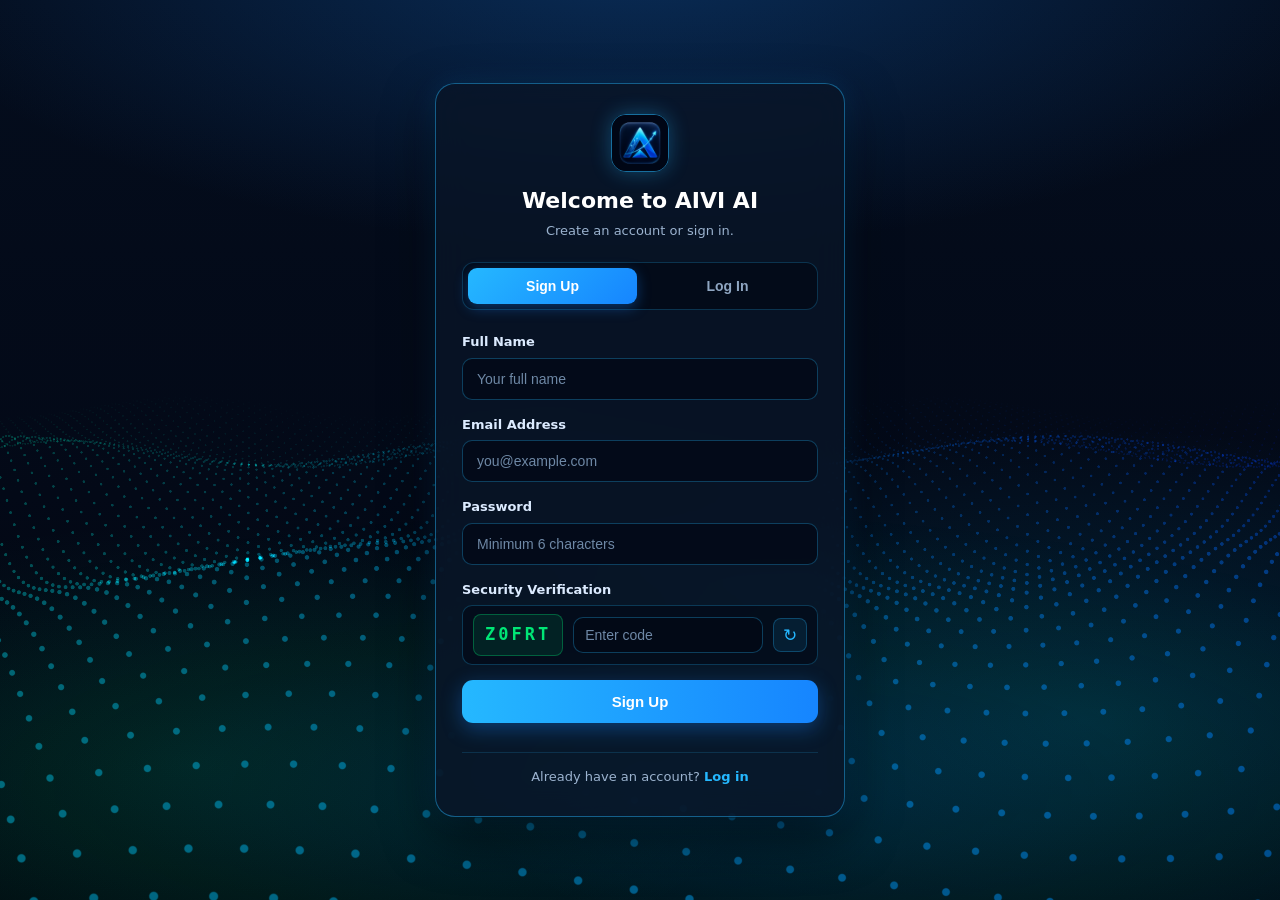
<file: signup-login.html>
<!DOCTYPE html>
<html lang="en-us">
<head>
  <meta charset="utf-8">
  <meta http-equiv="X-UA-Compatible" content="IE=edge">
  <meta name="viewport" content="width=device-width, initial-scale=1, viewport-fit=cover">
  <meta name="google" content="notranslate">
  <meta name="theme-color" content="#030917">
  <title>AIVI AI — Account Portal</title>
  <link rel="icon" type="image/png" href="assets/aivi-logo.png">
  <link href="wave-background.css" rel="stylesheet">
  <style>
    .portal-wrap {
      position: relative;
      z-index: 1;
      min-height: 100dvh;
      display: flex;
      align-items: center;
      justify-content: center;
      padding: 24px 16px;
    }

    .portal-card {
      background: rgba(9, 21, 40, 0.82);
      backdrop-filter: blur(16px);
      -webkit-backdrop-filter: blur(16px);
      border-radius: 20px;
      border: 1px solid rgba(37, 184, 255, 0.45);
      box-shadow: 0 20px 50px rgba(0, 0, 0, 0.55), 0 0 28px rgba(0, 150, 255, 0.16);
      color: #f0f7ff;
      width: 100%;
      max-width: 410px;
      padding: 30px 26px;
    }

    .portal-brand {
      display: flex;
      flex-direction: column;
      align-items: center;
      text-align: center;
      margin-bottom: 22px;
    }

    .portal-brand img {
      width: 58px;
      height: 58px;
      border-radius: 15px;
      margin-bottom: 12px;
      border: 1px solid rgba(37, 184, 255, 0.55);
      box-shadow: 0 0 20px rgba(37, 184, 255, 0.32);
    }

    .portal-brand h1 {
      font-size: 22px;
      font-weight: 800;
      margin: 0 0 4px;
      color: #ffffff;
    }

    .portal-brand p.sub {
      font-size: 13px;
      color: #9bb3cf;
      margin: 0;
    }

    .tabs {
      display: flex;
      gap: 6px;
      background: rgba(3, 10, 22, 0.72);
      border: 1px solid rgba(37, 184, 255, 0.24);
      border-radius: 12px;
      padding: 5px;
      margin-bottom: 22px;
    }

    .tabs button {
      flex: 1;
      border: 0;
      background: transparent;
      padding: 10px;
      border-radius: 9px;
      font-size: 14px;
      font-weight: 700;
      color: #8fa6c2;
      cursor: pointer;
      transition: all 0.2s ease;
    }

    .tabs button.active {
      background: linear-gradient(135deg, #25b8ff 0%, #1685ff 100%);
      color: #ffffff;
      box-shadow: 0 4px 14px rgba(22, 133, 255, 0.35);
    }

    form {
      display: flex;
      flex-direction: column;
      gap: 15px;
    }

    label {
      font-size: 13px;
      font-weight: 700;
      color: #dcebff;
    }

    input {
      width: 100%;
      background: rgba(3, 10, 22, 0.78);
      color: #ffffff;
      border: 1px solid rgba(37, 184, 255, 0.30);
      border-radius: 10px;
      padding: 12px 14px;
      font-size: 14px;
      outline: none;
      transition: border-color 0.2s ease, box-shadow 0.2s ease;
    }

    input::placeholder {
      color: #6e88a6;
    }

    input:focus {
      border-color: #25b8ff;
      box-shadow: 0 0 0 3px rgba(37, 184, 255, 0.16);
    }

    .field {
      display: flex;
      flex-direction: column;
      gap: 6px;
    }

    .captcha {
      display: flex;
      align-items: center;
      gap: 10px;
      background: rgba(3, 10, 22, 0.65);
      border: 1px solid rgba(37, 184, 255, 0.26);
      border-radius: 10px;
      padding: 8px 10px;
    }

    .captcha .code {
      font-family: monospace;
      font-size: 17px;
      font-weight: 800;
      letter-spacing: 3px;
      color: #00e676;
      background: rgba(0, 230, 118, 0.10);
      border: 1px solid rgba(0, 230, 118, 0.32);
      padding: 7px 11px;
      border-radius: 8px;
      user-select: none;
    }

    .captcha input {
      flex: 1;
      min-width: 0;
      padding: 9px 11px;
    }

    .captcha .refresh {
      border: 1px solid rgba(37, 184, 255, 0.28);
      background: rgba(37, 184, 255, 0.10);
      border-radius: 8px;
      width: 34px;
      height: 34px;
      cursor: pointer;
      font-size: 17px;
      color: #25b8ff;
    }

    .btn {
      background: linear-gradient(90deg, #25b8ff 0%, #1685ff 100%);
      color: #ffffff;
      border: 0;
      border-radius: 11px;
      padding: 13px;
      font-size: 15px;
      font-weight: 800;
      cursor: pointer;
      box-shadow: 0 6px 20px rgba(22, 133, 255, 0.35);
    }

    .forgot {
      font-size: 12.5px;
      color: #25b8ff;
      text-align: right;
      text-decoration: none;
    }

    .msg {
      font-size: 13px;
      font-weight: 600;
      text-align: center;
    }

    .msg.ok { color: #00e676; }
    .msg.err { color: #ff6b6b; }

    .switch {
      font-size: 13px;
      color: #9bb3cf;
      text-align: center;
      margin-top: 14px;
      padding-top: 14px;
      border-top: 1px solid rgba(37, 184, 255, 0.16);
    }

    .switch a {
      color: #25b8ff;
      text-decoration: none;
      font-weight: 700;
      cursor: pointer;
    }

    .hidden {
      display: none !important;
    }
  </style>
</head>
<body>
  <noscript><strong>Please enable JavaScript to continue.</strong></noscript>
  <div class="waves"></div>

  <div class="portal-wrap">
    <div class="portal-card">
      <div class="portal-brand">
        <img src="assets/aivi-logo.png" alt="AIVI AI Logo">
        <h1>Welcome to AIVI AI</h1>
        <p class="sub">Create an account or sign in.</p>
      </div>

      <div class="tabs">
        <button id="tabSignup" class="active" type="button">Sign Up</button>
        <button id="tabLogin" type="button">Log In</button>
      </div>

      <!-- SIGNUP -->
      <form id="signupForm">
        <div class="field">
          <label for="sName">Full Name</label>
          <input type="text" id="sName" placeholder="Your full name" required>
        </div>
        <div class="field">
          <label for="sEmail">Email Address</label>
          <input type="email" id="sEmail" placeholder="you@example.com" required>
        </div>
        <div class="field">
          <label for="sPass">Password</label>
          <input type="password" id="sPass" placeholder="Minimum 6 characters" required>
        </div>
        <div class="field">
          <label for="sCaptcha">Security Verification</label>
          <div class="captcha">
            <span class="code" id="sCode"></span>
            <input type="text" id="sCaptcha" placeholder="Enter code" required>
            <button type="button" class="refresh" title="New code" onclick="newCode('sCode')">↻</button>
          </div>
        </div>
        <button class="btn" type="submit">Sign Up</button>
        <div class="msg" id="sMsg"></div>
      </form>

      <!-- LOGIN -->
      <form id="loginForm" class="hidden">
        <div class="field">
          <label for="lEmail">Email Address</label>
          <input type="email" id="lEmail" placeholder="you@example.com" required>
        </div>
        <div class="field">
          <label for="lPass">Password</label>
          <input type="password" id="lPass" placeholder="Your password" required>
        </div>
        <div class="field">
          <label for="lCaptcha">Security Verification</label>
          <div class="captcha">
            <span class="code" id="lCode"></span>
            <input type="text" id="lCaptcha" placeholder="Enter code" required>
            <button type="button" class="refresh" title="New code" onclick="newCode('lCode')">↻</button>
          </div>
        </div>
        <button class="btn" type="submit">Log In</button>
        <a class="forgot" href="mailto:investinginai.online@gmail.com">Forgot password?</a>
        <div class="msg" id="lMsg"></div>
      </form>

      <div class="switch" id="switchText">
        Already have an account? <a id="toLogin">Log in</a>
      </div>
    </div>
  </div>

  <script>
    function newCode(id) {
      document.getElementById(id).textContent =
        Math.random().toString(36).slice(2, 7).toUpperCase();
    }
    newCode("sCode");
    newCode("lCode");

    const tabSignup = document.getElementById("tabSignup");
    const tabLogin = document.getElementById("tabLogin");
    const signupForm = document.getElementById("signupForm");
    const loginForm = document.getElementById("loginForm");
    const switchText = document.getElementById("switchText");

    function showSignup() {
      signupForm.classList.remove("hidden");
      loginForm.classList.add("hidden");
      tabSignup.classList.add("active");
      tabLogin.classList.remove("active");
      switchText.innerHTML = 'Already have an account? <a id="toLogin">Log in</a>';
      document.getElementById("toLogin").onclick = showLogin;
    }

    function showLogin() {
      loginForm.classList.remove("hidden");
      signupForm.classList.add("hidden");
      tabLogin.classList.add("active");
      tabSignup.classList.remove("active");
      switchText.innerHTML = 'Don\'t have an account? <a id="toSignup">Sign up</a>';
      document.getElementById("toSignup").onclick = showSignup;
    }

    tabSignup.onclick = showSignup;
    tabLogin.onclick = showLogin;
    document.getElementById("toLogin").onclick = showLogin;

    signupForm.addEventListener("submit", (e) => {
      e.preventDefault();
      const msg = document.getElementById("sMsg");
      const code = document.getElementById("sCode").textContent;
      const input = document.getElementById("sCaptcha").value.trim().toUpperCase();
      if (input !== code) {
        msg.className = "msg err";
        msg.textContent = "Incorrect code. Please try again.";
        newCode("sCode");
        document.getElementById("sCaptcha").value = "";
        return;
      }
      msg.className = "msg ok";
      msg.textContent = "Account created successfully!";
      signupForm.reset();
      newCode("sCode");
    });

    loginForm.addEventListener("submit", (e) => {
      e.preventDefault();
      const msg = document.getElementById("lMsg");
      const code = document.getElementById("lCode").textContent;
      const input = document.getElementById("lCaptcha").value.trim().toUpperCase();
      if (input !== code) {
        msg.className = "msg err";
        msg.textContent = "Incorrect code. Please try again.";
        newCode("lCode");
        document.getElementById("lCaptcha").value = "";
        return;
      }
      msg.className = "msg ok";
      msg.textContent = "Logged in successfully!";
      loginForm.reset();
      newCode("lCode");
    });
  </script>
  <script src="wave-background.js"></script>
</body>
</html>
</file>
<file: wave-background.css>
/* ==========================================================
   UNIFIED DESIGN SYSTEM & WAVEFORM BACKGROUND
   InvestingInAI.online — Harmonized Theme
========================================================== */

:root {
  --bg-deep: #02060f;
  --bg-mid: #051226;
  --bg-glow-cyan: rgba(0, 195, 255, 0.16);
  --bg-glow-teal: rgba(0, 245, 160, 0.09);
  --surface: rgba(9, 21, 40, 0.76);
  --surface-strong: rgba(10, 24, 46, 0.90);
  --surface-soft: rgba(14, 32, 60, 0.52);
  --border-subtle: rgba(55, 192, 239, 0.24);
  --border-glow: rgba(37, 184, 255, 0.48);
  --shadow-card: 0 10px 30px rgba(0, 0, 0, 0.45), 0 0 22px rgba(0, 150, 255, 0.10);
  --text-primary: #f0f7ff;
  --text-secondary: #9bb3cf;
  --text-muted: #6e88a6;
  --accent-cyan: #25b8ff;
  --accent-blue: #1685ff;
  --accent-green: #00e676;
  --accent-emerald: #10b981;
  --accent-gold: #ffd54a;
  --danger: #ef4444;
  --app-max-width: 600px;
  --radius-xl: 20px;
  --radius-lg: 16px;
  --radius-md: 12px;
  --radius-sm: 8px;
}

*,
*::before,
*::after {
  box-sizing: border-box;
}

html {
  min-height: 100%;
  background-color: var(--bg-deep);
  background-image:
    radial-gradient(ellipse 90% 50% at 50% -5%, rgba(16, 88, 168, 0.42) 0%, transparent 65%),
    radial-gradient(ellipse 75% 45% at 15% 85%, var(--bg-glow-teal) 0%, transparent 60%),
    radial-gradient(ellipse 80% 50% at 85% 80%, var(--bg-glow-cyan) 0%, transparent 65%),
    linear-gradient(180deg, #040d1d 0%, #030917 55%, #02050d 100%);
  background-attachment: fixed;
  color: var(--text-primary);
  -webkit-text-size-adjust: 100%;
}

body {
  margin: 0;
  min-height: 100dvh;
  background: transparent;
  color: var(--text-primary);
  font-family: 'Inter', system-ui, -apple-system, BlinkMacSystemFont, "Segoe UI", Roboto, sans-serif;
  line-height: 1.5;
  overflow-x: hidden;
  -webkit-font-smoothing: antialiased;
}

img {
  max-width: 100%;
  display: block;
}

canvas {
  display: block;
}

/* ---------- ANIMATED WAVEFORM LAYER ---------- */
.waves {
  position: fixed;
  inset: 0;
  width: 100%;
  height: 100%;
  z-index: 0;
  pointer-events: none;
  overflow: hidden;
  background:
    radial-gradient(ellipse 100% 42% at 50% 88%, rgba(0, 174, 255, 0.14) 0%, rgba(0, 230, 160, 0.05) 42%, transparent 75%);
}

/* ---------- UNIFORM PAGE SHELL ---------- */
.app-shell {
  position: relative;
  z-index: 1;
  width: 100%;
  max-width: var(--app-max-width);
  margin: 0 auto;
  padding: 12px 14px 98px;
}

/* ---------- UNIFORM TOP HEADER ---------- */
header.site-header {
  display: flex;
  justify-content: space-between;
  align-items: center;
  gap: 12px;
  padding: 12px 16px;
  margin-bottom: 14px;
  background: var(--surface);
  backdrop-filter: blur(14px);
  -webkit-backdrop-filter: blur(14px);
  border: 1px solid var(--border-subtle);
  border-radius: var(--radius-lg);
  box-shadow: var(--shadow-card);
}

.brand-group {
  display: flex;
  align-items: center;
  gap: 11px;
  min-width: 0;
  text-decoration: none;
  color: inherit;
}

.brand-logo {
  width: 40px;
  height: 40px;
  border-radius: 11px;
  object-fit: cover;
  flex-shrink: 0;
  border: 1px solid rgba(37, 184, 255, 0.5);
  box-shadow: 0 0 14px rgba(37, 184, 255, 0.28);
}

.brand-titles {
  display: flex;
  flex-direction: column;
  min-width: 0;
}

.brand-titles h1 {
  margin: 0;
  font-size: 18px;
  font-weight: 800;
  letter-spacing: 0.3px;
  color: #ffffff;
  line-height: 1.15;
  display: flex;
  align-items: baseline;
  gap: 6px;
  flex-wrap: wrap;
}

.brand-titles h1 span {
  font-size: 12px;
  font-weight: 600;
  color: var(--accent-cyan);
  letter-spacing: 0.2px;
}

.brand-subtitle {
  margin: 2px 0 0;
  font-size: 11.5px;
  color: var(--text-secondary);
  white-space: nowrap;
  overflow: hidden;
  text-overflow: ellipsis;
}

.header-pill {
  display: inline-flex;
  align-items: center;
  gap: 6px;
  padding: 6px 11px;
  border-radius: 999px;
  background: rgba(0, 230, 118, 0.10);
  border: 1px solid rgba(0, 230, 118, 0.35);
  color: var(--accent-green);
  font-size: 11px;
  font-weight: 700;
  letter-spacing: 0.4px;
  white-space: nowrap;
  flex-shrink: 0;
}

.header-pill-dot {
  width: 7px;
  height: 7px;
  border-radius: 50%;
  background: var(--accent-green);
  box-shadow: 0 0 8px var(--accent-green);
}

/* Notification Bell in Header */
.bellbox {
  display: flex;
  flex-direction: column;
  align-items: center;
  flex-shrink: 0;
}

.bellwrap {
  position: relative;
  line-height: 0;
  display: inline-flex;
  align-items: center;
  justify-content: center;
  width: 38px;
  height: 38px;
  border-radius: 11px;
  background: rgba(37, 184, 255, 0.10);
  border: 1px solid rgba(37, 184, 255, 0.28);
  transition: background 0.2s ease, transform 0.2s ease;
}

.bellwrap:hover {
  background: rgba(37, 184, 255, 0.20);
  transform: translateY(-1px);
}

.bellwrap svg {
  width: 22px;
  height: 22px;
}

.bellwrap .badge,
.notif-badge {
  position: absolute;
  top: -5px;
  right: -5px;
  background: linear-gradient(135deg, #ff5252, #e53935);
  color: #fff;
  font-size: 10px;
  font-weight: 800;
  min-width: 18px;
  height: 18px;
  padding: 0 4px;
  border-radius: 999px;
  border: 2px solid #071428;
  display: flex;
  align-items: center;
  justify-content: center;
  line-height: 1;
}

.belllabel {
  font-size: 10.5px;
  font-weight: 600;
  color: var(--text-secondary);
  margin-top: 3px;
}

/* ---------- SUBPAGE TOP BAR WITH BACK BUTTON ---------- */
.subpage-topbar {
  display: flex;
  align-items: center;
  justify-content: space-between;
  gap: 12px;
  padding: 11px 14px;
  margin-bottom: 16px;
  background: var(--surface);
  backdrop-filter: blur(14px);
  -webkit-backdrop-filter: blur(14px);
  border: 1px solid var(--border-subtle);
  border-radius: var(--radius-lg);
  box-shadow: var(--shadow-card);
}

.subpage-back {
  display: inline-flex;
  align-items: center;
  justify-content: center;
  gap: 6px;
  height: 36px;
  padding: 0 12px;
  border-radius: 10px;
  border: 1px solid rgba(37, 184, 255, 0.32);
  background: rgba(37, 184, 255, 0.10);
  color: #ffffff;
  font-size: 13px;
  font-weight: 600;
  text-decoration: none;
  cursor: pointer;
  transition: background 0.2s ease, border-color 0.2s ease;
}

.subpage-back:hover {
  background: rgba(37, 184, 255, 0.2);
  border-color: var(--accent-cyan);
}

.subpage-topbar-title {
  font-size: 16px;
  font-weight: 800;
  color: #ffffff;
  letter-spacing: 0.2px;
  text-align: center;
  flex: 1;
}

.subpage-topbar-logo {
  width: 34px;
  height: 34px;
  border-radius: 9px;
  object-fit: cover;
  border: 1px solid rgba(37, 184, 255, 0.45);
}

/* ---------- HERO VISUAL CARD ---------- */
.page-hero-visual {
  position: relative;
  width: 100%;
  border-radius: var(--radius-lg);
  overflow: hidden;
  border: 1px solid var(--border-glow);
  box-shadow: var(--shadow-card);
  margin-bottom: 16px;
  background: var(--surface-strong);
}

.page-hero-visual img {
  width: 100%;
  height: 155px;
  object-fit: cover;
  display: block;
}

.page-hero-visual.svg-hero img {
  height: auto;
  object-fit: contain;
}

.page-hero-caption {
  position: absolute;
  inset: auto 0 0 0;
  padding: 28px 16px 12px;
  background: linear-gradient(180deg, transparent 0%, rgba(3, 10, 22, 0.92) 75%);
  display: flex;
  align-items: flex-end;
  justify-content: space-between;
  gap: 10px;
}

.page-hero-caption h2 {
  margin: 0;
  font-size: 18px;
  font-weight: 800;
  color: #ffffff;
}

.page-hero-caption p {
  margin: 2px 0 0;
  font-size: 12px;
  color: #b7cde6;
}

/* ---------- SHARED GLASS CARD ---------- */
.glass-card {
  background: var(--surface);
  backdrop-filter: blur(14px);
  -webkit-backdrop-filter: blur(14px);
  border: 1px solid var(--border-subtle);
  border-radius: var(--radius-lg);
  box-shadow: var(--shadow-card);
}

/* ---------- BOTTOM NAVIGATION ---------- */
.nav {
  position: fixed;
  bottom: 0;
  left: 50%;
  transform: translateX(-50%);
  width: 100%;
  max-width: var(--app-max-width);
  background: rgba(5, 13, 26, 0.92);
  backdrop-filter: blur(18px);
  -webkit-backdrop-filter: blur(18px);
  border-top: 1px solid rgba(37, 184, 255, 0.30);
  border-left: 1px solid rgba(37, 184, 255, 0.12);
  border-right: 1px solid rgba(37, 184, 255, 0.12);
  border-radius: 18px 18px 0 0;
  box-shadow: 0 -8px 30px rgba(0, 0, 0, 0.6);
  display: grid;
  grid-template-columns: repeat(6, 1fr);
  align-items: center;
  padding: 8px 6px calc(10px + env(safe-area-inset-bottom, 0px));
  z-index: 1000;
}

.nav a {
  position: relative;
  display: flex;
  flex-direction: column;
  align-items: center;
  justify-content: center;
  gap: 3px;
  padding: 4px 2px;
  color: #8fa6c2;
  font-size: 11px;
  font-weight: 600;
  letter-spacing: 0.2px;
  text-decoration: none;
  border-radius: 10px;
  transition: color 0.2s ease, background 0.2s ease;
}

.nav a:hover {
  color: #d7ecff;
}

.nav a.active {
  color: var(--accent-cyan);
  background: rgba(37, 184, 255, 0.10);
}

.nav a.active::before {
  content: "";
  position: absolute;
  top: -8px;
  width: 24px;
  height: 3px;
  border-radius: 0 0 4px 4px;
  background: var(--accent-cyan);
  box-shadow: 0 0 10px var(--accent-cyan);
}

.nav svg {
  width: 22px;
  height: 22px;
  display: block;
}

/* ---------- LANDING HERO SLIDER ---------- */
.slider {
  width: 100%;
  height: 215px;
  overflow: hidden;
  border-radius: var(--radius-lg);
  border: 1px solid var(--border-glow);
  box-shadow: var(--shadow-card);
  margin-bottom: 14px;
  position: relative;
  background: #061326;
}

.track {
  display: flex;
  width: 100%;
  height: 100%;
  animation: bannerSlide 32s cubic-bezier(0.65, 0, 0.35, 1) infinite;
}

.slide {
  min-width: 100%;
  width: 100%;
  height: 215px;
  position: relative;
  flex-shrink: 0;
}

.slide img {
  width: 100%;
  height: 100%;
  object-fit: cover;
}

.caption {
  position: absolute;
  bottom: 0;
  left: 0;
  width: 100%;
  padding: 28px 18px 14px;
  color: #ffffff;
  font-size: 13.5px;
  font-weight: 600;
  line-height: 1.45;
  text-align: left;
  background: linear-gradient(180deg, transparent 0%, rgba(2, 8, 20, 0.85) 55%, rgba(2, 8, 20, 0.96) 100%);
  text-shadow: 0 1px 4px rgba(0, 0, 0, 0.9);
  z-index: 2;
}

@keyframes bannerSlide {
  0%, 15%   { transform: translateX(0%); }
  20%, 35%  { transform: translateX(-100%); }
  40%, 55%  { transform: translateX(-200%); }
  60%, 75%  { transform: translateX(-300%); }
  80%, 95%  { transform: translateX(-400%); }
  100%      { transform: translateX(-500%); }
}

/* ---------- LANDING STAT CARDS ---------- */
.stats {
  display: grid;
  grid-template-columns: repeat(2, 1fr);
  gap: 10px;
  margin-bottom: 10px;
}

.stats3 {
  display: grid;
  grid-template-columns: repeat(3, 1fr);
  gap: 10px;
  margin-bottom: 16px;
}

.stats .card,
.stats3 .card {
  background: var(--surface);
  backdrop-filter: blur(14px);
  -webkit-backdrop-filter: blur(14px);
  border: 1px solid var(--border-subtle);
  border-radius: var(--radius-md);
  overflow: hidden;
  text-align: center;
  box-shadow: var(--shadow-card);
  display: flex;
  flex-direction: column;
  justify-content: space-between;
}

.stats .card .num,
.stats3 .card .num {
  padding: 13px 8px 11px;
  font-size: 15px;
  font-weight: 800;
  letter-spacing: 0.2px;
  color: var(--accent-green);
  word-break: break-word;
}

.stats3 .card .num {
  font-size: 16px;
  color: #ffffff;
}

.stats .card .lab,
.stats3 .card .lab {
  background: linear-gradient(180deg, rgba(22, 133, 255, 0.35), rgba(14, 78, 173, 0.55));
  border-top: 1px solid rgba(55, 192, 239, 0.25);
  padding: 7px 6px;
  font-size: 11.5px;
  font-weight: 600;
  color: #e6f2ff;
  letter-spacing: 0.2px;
}

/* ---------- LANDING MESSAGE PANEL ---------- */
.message-box {
  width: 100%;
  padding: 14px 16px 10px;
  background: var(--surface);
  backdrop-filter: blur(14px);
  -webkit-backdrop-filter: blur(14px);
  border: 1px solid var(--border-glow);
  border-radius: var(--radius-lg);
  box-shadow: var(--shadow-card);
  color: #ffffff;
  margin: 0 auto;
}

.message-box .header {
  padding: 0 4px 12px;
  display: flex;
  justify-content: space-between;
  align-items: center;
  border-bottom: 1px solid rgba(37, 184, 255, 0.25);
}

.message-box .header h2 {
  margin: 0;
  font-size: 16px;
  font-weight: 800;
  letter-spacing: 0.4px;
  display: flex;
  align-items: center;
  gap: 8px;
}

.message-box .header a {
  color: var(--accent-cyan);
  font-size: 13px;
  font-weight: 700;
  text-decoration: none;
  padding: 4px 10px;
  border-radius: 999px;
  background: rgba(37, 184, 255, 0.12);
  border: 1px solid rgba(37, 184, 255, 0.28);
  transition: background 0.2s ease;
}

.message-box .header a:hover {
  background: rgba(37, 184, 255, 0.24);
}

.message-box .items {
  padding: 8px 0 4px;
}

.word-list {
  max-height: 235px;
  overflow-y: auto;
  padding-right: 4px;
}

.word-list::-webkit-scrollbar {
  width: 5px;
}

.word-list::-webkit-scrollbar-track {
  background: transparent;
}

.word-list::-webkit-scrollbar-thumb {
  background: rgba(37, 184, 255, 0.35);
  border-radius: 10px;
}

.ite {
  min-height: 42px;
  padding: 8px 10px;
  margin: 4px 0;
  display: flex;
  align-items: center;
  justify-content: space-between;
  gap: 10px;
  border-radius: 10px;
  border-bottom: 1px solid rgba(255, 255, 255, 0.05);
  cursor: pointer;
  transition: background 0.18s ease, transform 0.18s ease;
}

.ite:hover {
  background: rgba(37, 184, 255, 0.10);
  transform: translateX(2px);
}

.ite:last-child {
  border-bottom: none;
}

.ite .text {
  color: #cfeaff;
  font-size: 14px;
  font-weight: 600;
}

.ite .dot {
  width: 8px;
  height: 8px;
  flex-shrink: 0;
  background: #ff5c7c;
  box-shadow: 0 0 8px rgba(255, 92, 124, 0.7);
  border-radius: 50%;
}

.message-box .bottom {
  text-align: center;
  padding-top: 4px;
}

.message-box .arrow {
  display: inline-flex;
  align-items: center;
  justify-content: center;
  text-decoration: none;
}

@media (max-width: 420px) {
  .app-shell {
    padding: 10px 10px 94px;
  }

  .slider,
  .slide {
    height: 195px;
  }

  .caption {
    font-size: 12.5px;
    padding: 24px 14px 12px;
  }

  .stats3 .card .num {
    font-size: 14px;
  }
}
</file>
